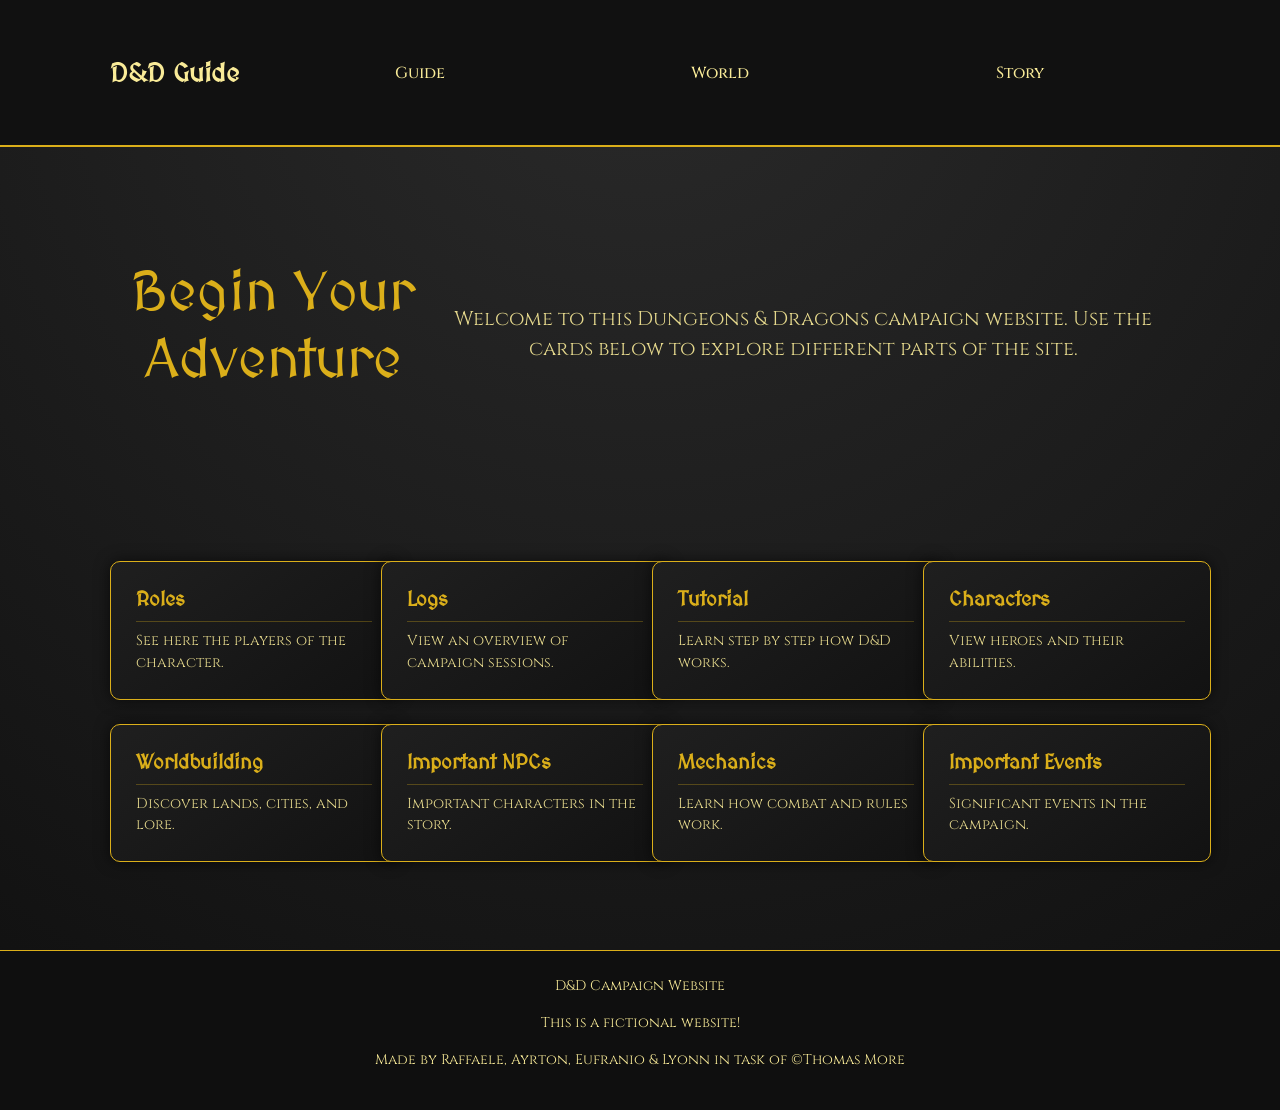
<file: index.html>
<!DOCTYPE html>
<html lang="en">
<head>

    <meta charset="UTF-8">
    <meta content="width=device-width, initial-scale=1.0" name="viewport">

    <title>D&D Campaign Website</title>

    <link href="common/css/bootstrap.min.css" rel="stylesheet">
    <link href="https://fonts.googleapis.com/css2?family=Cinzel:wght@400;600&family=MedievalSharp&display=swap"
          rel="stylesheet">
    <link href="common/css/main.css" rel="stylesheet">

</head>

<body>

<nav class="navbar dnd-navbar">

    <div class="container">

        <a class="navbar-brand" href="index.html">D&D Guide</a>

        <div class="navbar-menu">

            <div class="nav-item">
                <a class="nav-link">Guide</a>
                <div class="popover-menu">
                    <a href="Ayrton/student2page1.html">Tutorial</a>
                    <a href="mechanics.html">Mechanics</a>
                </div>
            </div>

            <div class="nav-item">
                <a class="nav-link">World</a>
                <div class="popover-menu">
                    <a href="worldbuilding.html">Worldbuilding</a>
                    <a href="events.html">Important Events</a>
                    <a href="npcs.html">Important NPCs</a>
                </div>
            </div>

            <div class="nav-item">
                <a class="nav-link">Story</a>
                <div class="popover-menu">
                    <a href="Ayrton/student2page2.html">Characters</a>
                    <a href="rolls.html">Rolls</a>
                    <a href="log.html">Log</a>
                </div>
            </div>

        </div>

    </div>

</nav>

<!-- Hero -->

<section class="text-center">

    <div class="container">

        <h1 class="display-4">Begin Your Adventure</h1>

        <p class="lead">
            Welcome to this Dungeons & Dragons campaign website.
            Use the cards below to explore different parts of the site.
        </p>

    </div>

</section>

<div class="container pb-5">

    <div class="row g-4">

        <div class="col-md-6 col-lg-3">

            <a class="card-link" href="/DND_Project/2025-2026-Fullstack-FE-ITF-403/Eufrânio/student3page2.html">

                <div class="card h-100">

                    <div class="card-body">

                        <h5 class="card-title">Roles</h5>

                        <p class="card-text">
                            See here the players of the character.
                        </p>

                    </div>

                </div>

            </a>

        </div>


        <div class="col-md-6 col-lg-3">

            <a class="card-link" href="/DND_Project/2025-2026-Fullstack-FE-ITF-403/Eufrânio/student3page1.html">

                <div class="card h-100">

                    <div class="card-body">

                        <h5 class="card-title">Logs</h5>

                        <p class="card-text">
                            View an overview of campaign sessions.
                        </p>

                    </div>

                </div>

            </a>

        </div>


        <div class="col-md-6 col-lg-3">

            <a class="card-link" href="Ayrton/student2page1.html">

                <div class="card h-100">

                    <div class="card-body">

                        <h5 class="card-title">Tutorial</h5>

                        <p class="card-text">
                            Learn step by step how D&D works.
                        </p>

                    </div>

                </div>

            </a>

        </div>


        <div class="col-md-6 col-lg-3">

            <a class="card-link" href="Ayrton/student2page2.html">

                <div class="card h-100">

                    <div class="card-body">

                        <h5 class="card-title">Characters</h5>

                        <p class="card-text">
                            View heroes and their abilities.
                        </p>

                    </div>

                </div>

            </a>

        </div>


        <div class="col-md-6 col-lg-3">

            <a class="card-link" href="worldbuilding.html">

                <div class="card h-100">

                    <div class="card-body">

                        <h5 class="card-title">Worldbuilding</h5>

                        <p class="card-text">
                            Discover lands, cities, and lore.
                        </p>

                    </div>

                </div>

            </a>

        </div>


        <div class="col-md-6 col-lg-3">

            <a class="card-link" href="npcs.html">

                <div class="card h-100">

                    <div class="card-body">

                        <h5 class="card-title">Important NPCs</h5>

                        <p class="card-text">
                            Important characters in the story.
                        </p>

                    </div>

                </div>

            </a>

        </div>


        <div class="col-md-6 col-lg-3">

            <a class="card-link" href="mechanics.html">

                <div class="card h-100">

                    <div class="card-body">

                        <h5 class="card-title">Mechanics</h5>

                        <p class="card-text">
                            Learn how combat and rules work.
                        </p>

                    </div>

                </div>

            </a>

        </div>


        <div class="col-md-6 col-lg-3">

            <a class="card-link" href="events.html">

                <div class="card h-100">

                    <div class="card-body">

                        <h5 class="card-title">Important Events</h5>

                        <p class="card-text">
                            Significant events in the campaign.
                        </p>

                    </div>

                </div>

            </a>

        </div>


    </div>

</div>


<!-- Footer -->

<footer class="text-center py-4">

    <p>D&D Campaign Website</p>
    <p>This is a fictional website!</p>
    <p>Made by Raffaele, Ayrton, Eufranio & Lyonn in task of &copy;<a href="https://www.thomasmore.be/">Thomas More</a>
    </p>

</footer>


</body>
</html>
</file>
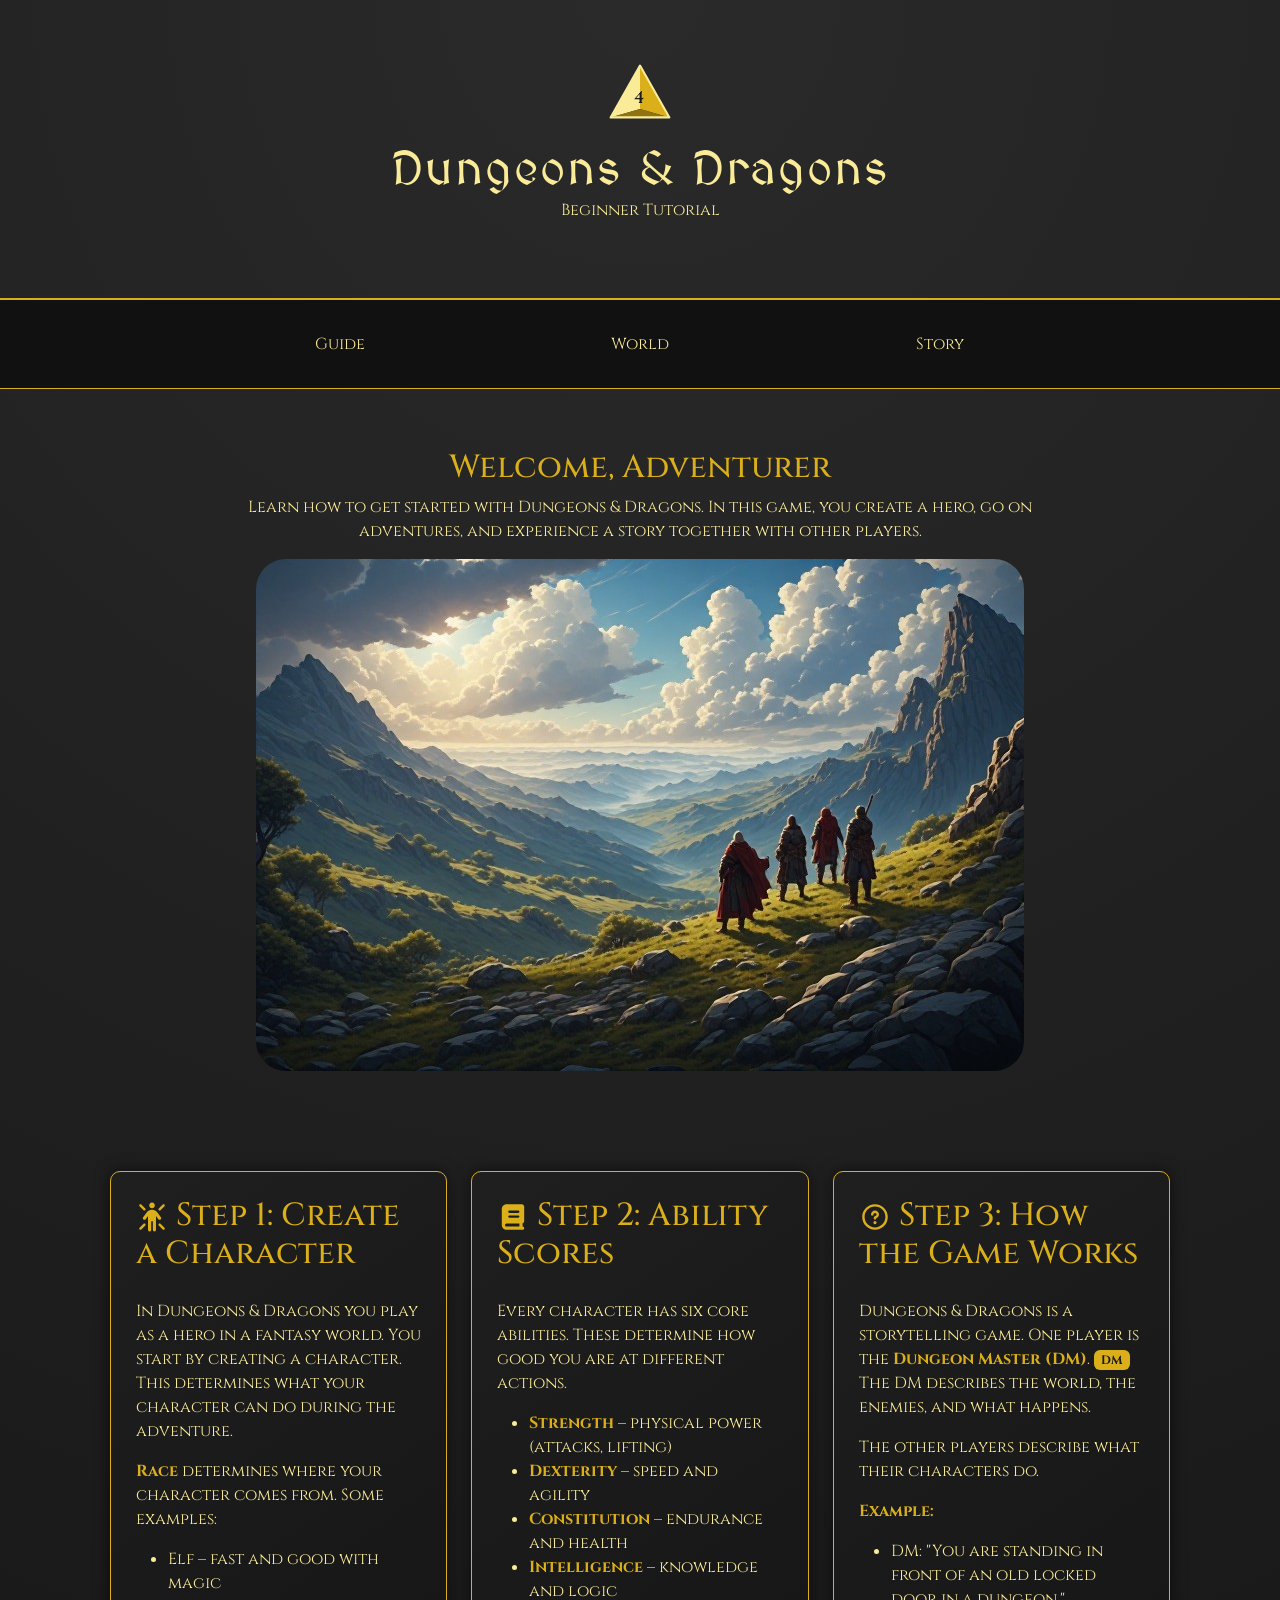
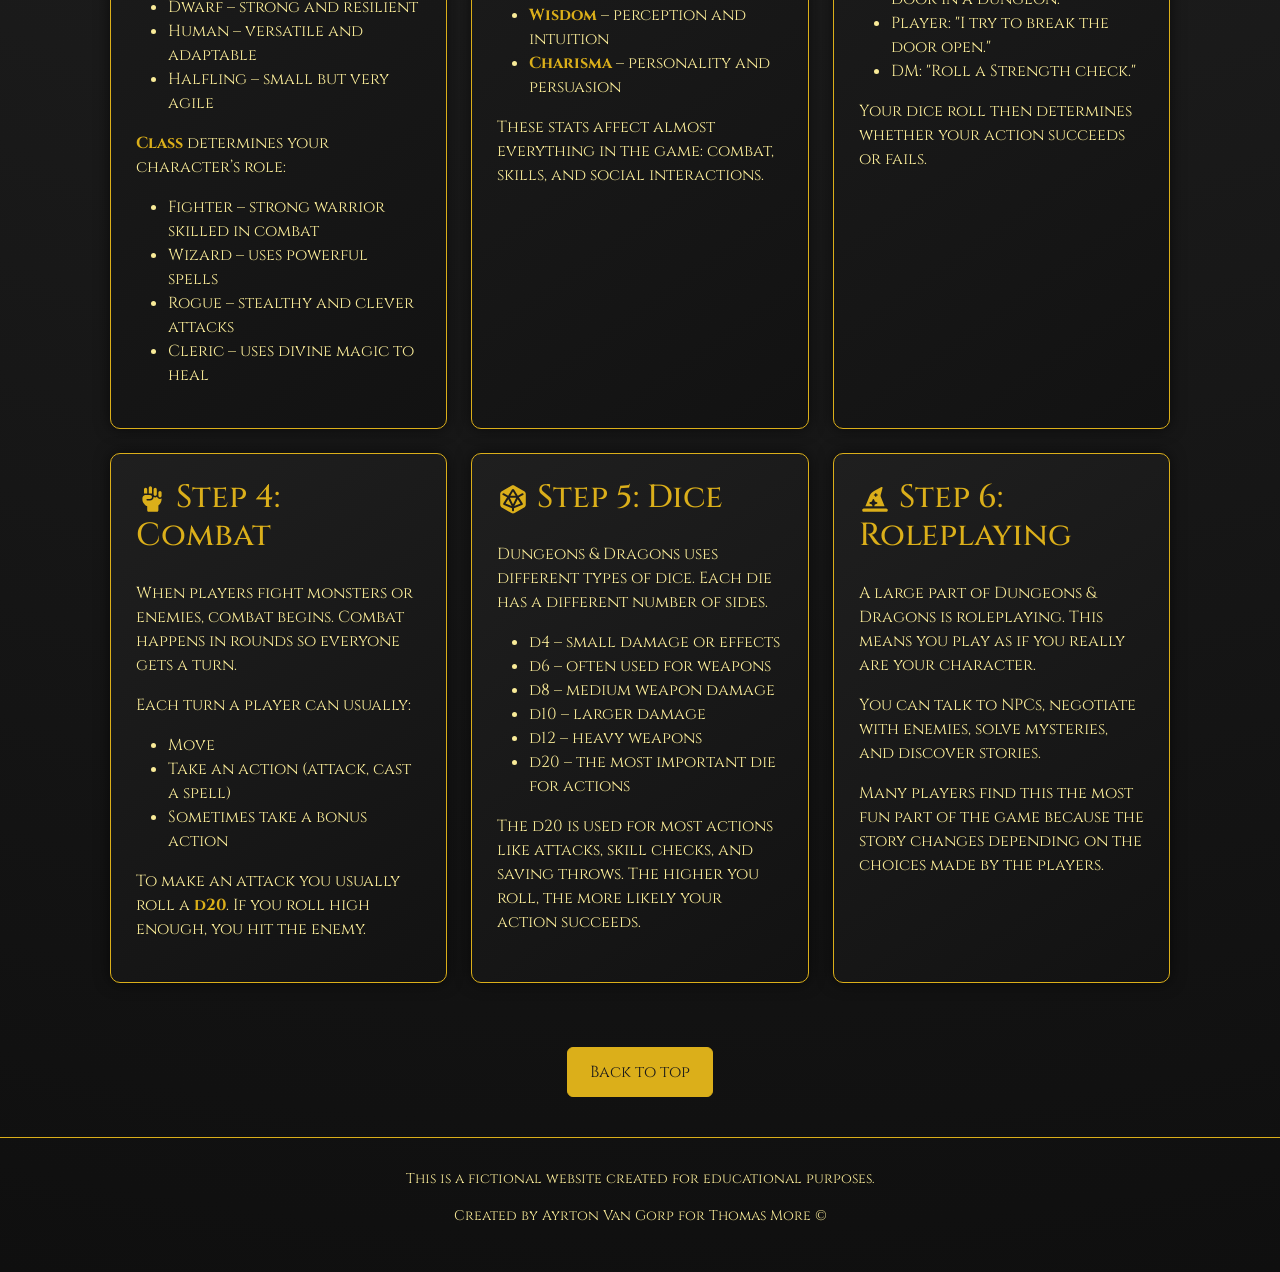
<file: Ayrton/student2page1.html>
<!doctype html>
<!-- Name: Ayrton Van Gorp
     Class: 1ITF04
     R-number: r1056967
-->

<html lang="en">

<head>
    <meta charset="UTF-8">
    <meta name="viewport" content="width=device-width, initial-scale=1.0">

    <meta name="author" content="Ayrton Van Gorp">
    <meta name="description" content="A beginner tutorial explaining the basics of Dungeons & Dragons.">

    <title>D&D Tutorial</title>

    <!-- Google Fonts -->
    <link href="https://fonts.googleapis.com/css2?family=Cinzel:wght@400;600&family=MedievalSharp&display=swap"
          rel="stylesheet">

    <!-- Bootstrap -->
    <link href="../common/css/bootstrap.min.css"
          rel="stylesheet">

    <!-- CSS Stylesheet -->
    <link rel="stylesheet" href="./css/student2.css">
</head>
<body id="top">
<header>
    <h1>
        <a href="../index.html" aria-label="Go to homepage">
            <svg
                    class="logo"
                    width="70"
                    height="70"
                    viewBox="0 0 100 100"
                    xmlns="http://www.w3.org/2000/svg"
                    aria-hidden="true"
            >
                <polygon
                        points="50,8 8,82 50,70"
                        fill="#f9eb98"
                />
                <polygon
                        points="50,8 92,82 50,70"
                        fill="#DBAF1A"
                />
                <polygon
                        points="8,82 92,82 50,70"
                        fill="#8f7310"
                />
                <polygon
                        points="50,8 92,82 8,82"
                        fill="none"
                        stroke="#f9eb98"
                        stroke-width="3"
                        stroke-linejoin="round"
                />
                <text
                        x="50"
                        y="62"
                        text-anchor="middle"
                        font-family="Cinzel, serif"
                        font-size="24"
                        font-weight="600"
                        fill="#1b1b1b"
                >
                    4
                </text>
            </svg>
            Dungeons & Dragons
        </a>
    </h1>
    <p>Beginner Tutorial</p>
</header>
<nav aria-label="Main navigation">
    <div class="navbar-menu">
        <div class="nav-item">
            <a class="nav-link"
               href="#"
               aria-haspopup="true"
               aria-expanded="false">
                Guide
            </a>
            <div class="popover-menu">
                <a href="student2page1.html">Tutorial</a>
                <a href="../lyonn/student4page1.html">Mechanics</a>
            </div>
        </div>
        <div class="nav-item">
            <a class="nav-link"
               href="#"
               aria-haspopup="true"
               aria-expanded="false">
                World
            </a>
            <div class="popover-menu">
                <a href="../Raffaele/student1page1.html">Worldbuilding</a>
                <a href="../lyonn/student4page2.html">Important Events</a>
                <a href="../Raffaele/student1page2.html">Important NPCs</a>
            </div>
        </div>
        <div class="nav-item">
            <a class="nav-link"
               href="#"
               aria-haspopup="true"
               aria-expanded="false">
                Story
            </a>
            <div class="popover-menu">
                <a href="student2page2.html">Characters</a>
                <a href="../Eufrânio/student3page2.html">Rolls</a>
                <a href="../Eufrânio/student3page1.html">Log</a>
            </div>
        </div>
    </div>
</nav>
<main>
    <section class="hero" id="intro">
        <h2>Welcome, Adventurer</h2>
        <p>
            Learn how to get started with Dungeons & Dragons.
            In this game, you create a hero, go on adventures,
            and experience a story together with other players.
        </p>
        <img src="Images/DnD_Epic_Horizon.jpg" alt="The Chaotic Four looking towards the horizon">
    </section>
    <section class="container" aria-label="Dungeons & Dragons tutorial steps">
        <div class="row g-4">
            <article class="col-12 col-md-6 col-lg-4">
                <div class="card h-100" id="character">
                    <div class="card-body">
                        <h2 class="card-title">
                            <svg xmlns="http://www.w3.org/2000/svg" height="32" width="32" viewBox="0 0 640 640">
                                <!--!Font Awesome Free v7.3.1 by @fontawesome - https://fontawesome.com License - https://fontawesome.com/license/free Copyright 2026 Fonticons, Inc.-->
                                <path fill="rgb(219, 175, 26)" d="M376.5 88C376.5 57.1 351.4 32 320.5 32C289.6 32 264.5 57.1 264.5 88C264.5 118.9 289.6 144 320.5 144C351.4 144 376.5 118.9 376.5 88zM400.5 300.7L446.8 363.1C457.3 377.3 477.4 380.3 491.6 369.7C505.8 359.1 508.8 339.1 498.2 324.9L427.7 229.9C402.5 196 362.8 176 320.5 176C278.2 176 238.5 196 213.3 229.9L142.8 324.9C132.3 339.1 135.2 359.1 149.4 369.7C163.6 380.3 183.6 377.3 194.2 363.1L240.5 300.7L240.5 576C240.5 593.7 254.8 608 272.5 608C290.2 608 304.5 593.7 304.5 576L304.5 416C304.5 407.2 311.7 400 320.5 400C329.3 400 336.5 407.2 336.5 416L336.5 576C336.5 593.7 350.8 608 368.5 608C386.2 608 400.5 593.7 400.5 576L400.5 300.7zM71.5 71C62.1 80.4 62.1 95.6 71.5 104.9L151.5 184.9C160.9 194.3 176.1 194.3 185.4 184.9C194.7 175.5 194.8 160.3 185.4 151L105.5 71C96.1 61.7 80.9 61.7 71.5 71zM535.5 71L455.5 151C446.1 160.4 446.1 175.6 455.5 184.9C464.9 194.2 480.1 194.3 489.4 184.9L569.4 104.9C578.8 95.5 578.8 80.3 569.4 71C560 61.7 544.8 61.6 535.5 71zM71.5 569C80.9 578.4 96.1 578.4 105.4 569L185.4 489C194.8 479.6 194.8 464.4 185.4 455.1C176 445.8 160.8 445.7 151.5 455.1L71.5 535.1C62.1 544.5 62.1 559.7 71.5 569zM535.5 569C544.9 578.4 560.1 578.4 569.4 569C578.7 559.6 578.8 544.4 569.4 535.1L489.4 455.1C480 445.7 464.8 445.7 455.5 455.1C446.2 464.5 446.1 479.7 455.5 489L535.5 569z"/></svg>
                            Step 1: Create a Character
                        </h2>
                        <p class="card-text">
                            In Dungeons & Dragons you play as a hero in a fantasy world.
                            You start by creating a character. This determines what your
                            character can do during the adventure.
                        </p>
                        <p>
                            <strong>Race</strong> determines where your character comes from.
                            Some examples:
                        </p>
                        <ul>
                            <li>Elf – fast and good with magic</li>
                            <li>Dwarf – strong and resilient</li>
                            <li>Human – versatile and adaptable</li>
                            <li>Halfling – small but very agile</li>
                        </ul>
                        <p>
                            <strong>Class</strong> determines your character’s role:
                        </p>
                        <ul>
                            <li>Fighter – strong warrior skilled in combat</li>
                            <li>Wizard – uses powerful spells</li>
                            <li>Rogue – stealthy and clever attacks</li>
                            <li>Cleric – uses divine magic to heal</li>
                        </ul>
                    </div>
                </div>
            </article>
            <article class="col-12 col-md-6 col-lg-4">
                <div class="card h-100" id="abilities">
                    <div class="card-body">
                        <h2 class="card-title">
                            <svg xmlns="http://www.w3.org/2000/svg" height="32" width="32" viewBox="0 0 640 640">
                                <!--!Font Awesome Free v7.3.1 by @fontawesome - https://fontawesome.com License - https://fontawesome.com/license/free Copyright 2026 Fonticons, Inc.-->
                                <path fill="rgb(219, 175, 26)" d="M480 576L192 576C139 576 96 533 96 480L96 160C96 107 139 64 192 64L496 64C522.5 64 544 85.5 544 112L544 400C544 420.9 530.6 438.7 512 445.3L512 512C529.7 512 544 526.3 544 544C544 561.7 529.7 576 512 576L480 576zM192 448C174.3 448 160 462.3 160 480C160 497.7 174.3 512 192 512L448 512L448 448L192 448zM224 216C224 229.3 234.7 240 248 240L424 240C437.3 240 448 229.3 448 216C448 202.7 437.3 192 424 192L248 192C234.7 192 224 202.7 224 216zM248 288C234.7 288 224 298.7 224 312C224 325.3 234.7 336 248 336L424 336C437.3 336 448 325.3 448 312C448 298.7 437.3 288 424 288L248 288z"/></svg>
                            Step 2: Ability Scores
                        </h2>
                        <p class="card-text">
                            Every character has six core abilities.
                            These determine how good you are at different actions.
                        </p>
                        <ul>
                            <li>
                                <strong>Strength</strong> – physical power
                                (attacks, lifting)
                            </li>
                            <li>
                                <strong>Dexterity</strong> – speed and agility
                            </li>
                            <li>
                                <strong>Constitution</strong> – endurance and health
                            </li>
                            <li>
                                <strong>Intelligence</strong> – knowledge and logic
                            </li>
                            <li>
                                <strong>Wisdom</strong> – perception and intuition
                            </li>
                            <li>
                                <strong>Charisma</strong> – personality and persuasion
                            </li>
                        </ul>
                        <p>
                            These stats affect almost everything in the game:
                            combat, skills, and social interactions.
                        </p>
                    </div>
                </div>
            </article>
            <article class="col-12 col-md-6 col-lg-4">
                <div class="card h-100" id="gameplay">
                    <div class="card-body">
                        <h2 class="card-title">
                            <svg xmlns="http://www.w3.org/2000/svg" height="32" width="32" viewBox="0 0 640 640">
                                <!--!Font Awesome Free v7.3.1 by @fontawesome - https://fontawesome.com License - https://fontawesome.com/license/free Copyright 2026 Fonticons, Inc.-->
                                <path fill="rgb(219, 175, 26)" d="M528 320C528 205.1 434.9 112 320 112C205.1 112 112 205.1 112 320C112 434.9 205.1 528 320 528C434.9 528 528 434.9 528 320zM64 320C64 178.6 178.6 64 320 64C461.4 64 576 178.6 576 320C576 461.4 461.4 576 320 576C178.6 576 64 461.4 64 320zM320 240C302.3 240 288 254.3 288 272C288 285.3 277.3 296 264 296C250.7 296 240 285.3 240 272C240 227.8 275.8 192 320 192C364.2 192 400 227.8 400 272C400 319.2 364 339.2 344 346.5L344 350.3C344 363.6 333.3 374.3 320 374.3C306.7 374.3 296 363.6 296 350.3L296 342.2C296 321.7 310.8 307 326.1 302C332.5 299.9 339.3 296.5 344.3 291.7C348.6 287.5 352 281.7 352 272.1C352 254.4 337.7 240.1 320 240.1zM288 432C288 414.3 302.3 400 320 400C337.7 400 352 414.3 352 432C352 449.7 337.7 464 320 464C302.3 464 288 449.7 288 432z"/></svg>
                            Step 3: How the Game Works
                        </h2>
                        <p class="card-text">
                            Dungeons & Dragons is a storytelling game.
                            One player is the
                            <strong>Dungeon Master (DM)</strong>.
                            <span class="badge">
                                DM
                            </span>
                            The DM describes the world, the enemies,
                            and what happens.
                        </p>
                        <p>
                            The other players describe what their characters do.
                        </p>
                        <p><strong>Example:</strong></p>
                        <ul>
                            <li>
                                DM: "You are standing in front of an old locked
                                door in a dungeon."
                            </li>
                            <li>
                                Player: "I try to break the door open."
                            </li>
                            <li>
                                DM: "Roll a Strength check."
                            </li>
                        </ul>
                        <p>
                            Your dice roll then determines whether your action
                            succeeds or fails.
                        </p>
                    </div>
                </div>
            </article>
            <article class="col-12 col-md-6 col-lg-4">
                <div class="card h-100" id="combat">
                    <div class="card-body">
                        <h2 class="card-title">
                            <svg xmlns="http://www.w3.org/2000/svg" height="32" width="32" viewBox="0 0 640 640">
                                <!--!Font Awesome Free v7.3.1 by @fontawesome - https://fontawesome.com License - https://fontawesome.com/license/free Copyright 2026 Fonticons, Inc.-->
                                <path fill="rgb(219, 175, 26)" d="M288 64C305.7 64 320 78.3 320 96L320 208L256 208L256 96C256 78.3 270.3 64 288 64zM160 128C160 110.3 174.3 96 192 96C209.7 96 224 110.3 224 128L224 208L160 208L160 128zM352 128C352 110.3 366.3 96 384 96C401.7 96 416 110.3 416 128L416 224C416 241.7 401.7 256 384 256C366.3 256 352 241.7 352 224L352 128zM448 192C448 174.3 462.3 160 480 160C497.7 160 512 174.3 512 192L512 256C512 273.7 497.7 288 480 288C462.3 288 448 273.7 448 256L448 192zM352 280L352 279.4C361.4 284.8 372.3 288 384 288C397.2 288 409.4 284 419.6 277.2C428.3 302.1 452.1 320 480 320C491.7 320 502.6 316.9 512 311.4L512 320C512 372.3 486.9 418.8 448 448L448 544C448 561.7 433.7 576 416 576L256 576C238.3 576 224 561.7 224 544L224 465.6C206.7 457.7 190.8 446.8 177.1 433.1L165.5 421.5C141.5 397.5 128 364.9 128 331L128 304C128 268.7 156.7 240 192 240L280 240C302.1 240 320 257.9 320 280C320 302.1 302.1 320 280 320L224 320C215.2 320 208 327.2 208 336C208 344.8 215.2 352 224 352L280 352C319.8 352 352 319.8 352 280z"/></svg>
                            Step 4: Combat
                        </h2>
                        <p class="card-text">
                            When players fight monsters or enemies,
                            combat begins. Combat happens in rounds
                            so everyone gets a turn.
                        </p>
                        <p>
                            Each turn a player can usually:
                        </p>
                        <ul>
                            <li>Move</li>
                            <li>Take an action (attack, cast a spell)</li>
                            <li>Sometimes take a bonus action</li>
                        </ul>
                        <p>
                            To make an attack you usually roll a
                            <strong>d20</strong>.
                            If you roll high enough, you hit the enemy.
                        </p>
                    </div>
                </div>
            </article>
            <article class="col-12 col-md-6 col-lg-4">
                <div class="card h-100" id="dice">
                    <div class="card-body">
                        <h2 class="card-title">
                            <svg xmlns="http://www.w3.org/2000/svg" height="32" width="32" viewBox="0 0 640 640">
                                <!--!Font Awesome Free v7.3.1 by @fontawesome - https://fontawesome.com License - https://fontawesome.com/license/free Copyright 2026 Fonticons, Inc.-->
                                <path fill="rgb(219, 175, 26)" d="M288.4 55.8C308 44.7 332 44.7 351.5 55.8L543.5 164.6C563.5 176 575.9 197.2 575.9 220.3L575.9 435.9C575.9 458.9 563.5 480.2 543.5 491.6L351.5 600.4C331.9 611.5 307.9 611.5 288.4 600.4L96.4 491.5C76.4 480.1 64 458.8 64 435.8L64 220.2C64 197.2 76.4 175.9 96.4 164.5L288.4 55.8zM340.4 129C331 113.8 309 113.8 299.6 129L223 252.7L137.6 206.4L133.8 204.8C124.9 202.1 115 205.9 110.4 214.4C105.8 222.9 108 233.3 115.1 239.2L118.4 241.5L201.8 286.7L127.2 407.3C119.3 420.2 125 437 139 442.4L300 504.3L300 544C300 555 309 564 320 564C331 564 340 555 340 544L340 504.3L501 442.4C515 437 520.7 420.2 512.8 407.4L438.1 286.8L521.5 241.6C531.2 236.3 534.8 224.2 529.6 214.5C524.4 204.8 512.2 201.2 502.5 206.4L417 252.7L340.4 129zM293.4 458.9L171.4 412L225.9 323.9L293.4 458.9zM468.6 412L346.6 458.9L414.1 323.9L468.6 412zM383.3 296L320 422.6L256.7 296L383.3 296zM372 256L267.9 256L319.9 172L371.9 256z"/></svg>
                            Step 5: Dice
                        </h2>
                        <p class="card-text">
                            Dungeons & Dragons uses different types of dice.
                            Each die has a different number of sides.
                        </p>
                        <ul>
                            <li>d4 – small damage or effects</li>
                            <li>d6 – often used for weapons</li>
                            <li>d8 – medium weapon damage</li>
                            <li>d10 – larger damage</li>
                            <li>d12 – heavy weapons</li>
                            <li>d20 – the most important die for actions</li>
                        </ul>
                        <p>
                            The d20 is used for most actions like attacks,
                            skill checks, and saving throws.
                            The higher you roll, the more likely your
                            action succeeds.
                        </p>
                    </div>
                </div>
            </article>
            <article class="col-12 col-md-6 col-lg-4">
                <div class="card h-100" id="roleplay">
                    <div class="card-body">
                        <h2 class="card-title">
                            <svg xmlns="http://www.w3.org/2000/svg" height="32" width="32" viewBox="0 0 640 640">
                                <!--!Font Awesome Free v7.3.1 by @fontawesome - https://fontawesome.com License - https://fontawesome.com/license/free Copyright 2026 Fonticons, Inc.-->
                                <path fill="rgb(219, 175, 26)" d="M128 464L213.7 255.8C230.7 214.5 261.5 180.5 300.9 159.5L447.8 81.2C460.1 74.6 474.3 85.9 470.8 99.4L433.6 241.8C432.5 245.9 432 250.1 432 254.4C432 260.7 433.2 267 435.6 272.9L512 464L304.9 464L316.7 428.6L357.1 415.1C363.6 412.9 368 406.8 368 399.9C368 393 363.6 386.9 357.1 384.7L316.7 371.2L303.2 330.8C301 324.4 294.9 320 288 320C281.1 320 275 324.4 272.8 330.9L259.3 371.3L218.9 384.8C212.4 387 208 393.1 208 400C208 406.9 212.4 413 218.9 415.2L259.3 428.7L271.1 464.1L128 464.1zM343.6 205.5C342.5 202.2 339.5 200 336 200C332.5 200 329.5 202.2 328.4 205.5L321.7 225.7L301.5 232.4C298.2 233.5 296 236.5 296 240C296 243.5 298.2 246.5 301.5 247.6L321.7 254.3L328.4 274.5C329.5 277.8 332.5 280 336 280C339.5 280 342.5 277.8 343.6 274.5L350.3 254.3L370.5 247.6C373.8 246.5 376 243.5 376 240C376 236.5 373.8 233.5 370.5 232.4L350.3 225.7L343.6 205.5zM96 512L544 512C561.7 512 576 526.3 576 544C576 561.7 561.7 576 544 576L96 576C78.3 576 64 561.7 64 544C64 526.3 78.3 512 96 512z"/></svg>
                            Step 6: Roleplaying
                        </h2>
                        <p class="card-text">
                            A large part of Dungeons & Dragons is roleplaying.
                            This means you play as if you really are your character.
                        </p>
                        <p>
                            You can talk to NPCs, negotiate with enemies,
                            solve mysteries, and discover stories.
                        </p>
                        <p>
                            Many players find this the most fun part of the game
                            because the story changes depending on the choices
                            made by the players.
                        </p>
                    </div>
                </div>
            </article>
        </div>
    </section>
    <div class="text-center mt-4 mb-4">
        <a href="#top" class="btn">
            Back to top
        </a>
    </div>
</main>
<footer>
    <p>
        This is a fictional website created for educational purposes.
    </p>
    <p>
        Created by Ayrton Van Gorp for
        <a href="https://www.thomasmore.be/">
            Thomas More
        </a>
        &copy;
    </p>
</footer>
</body>
</html>
</file>
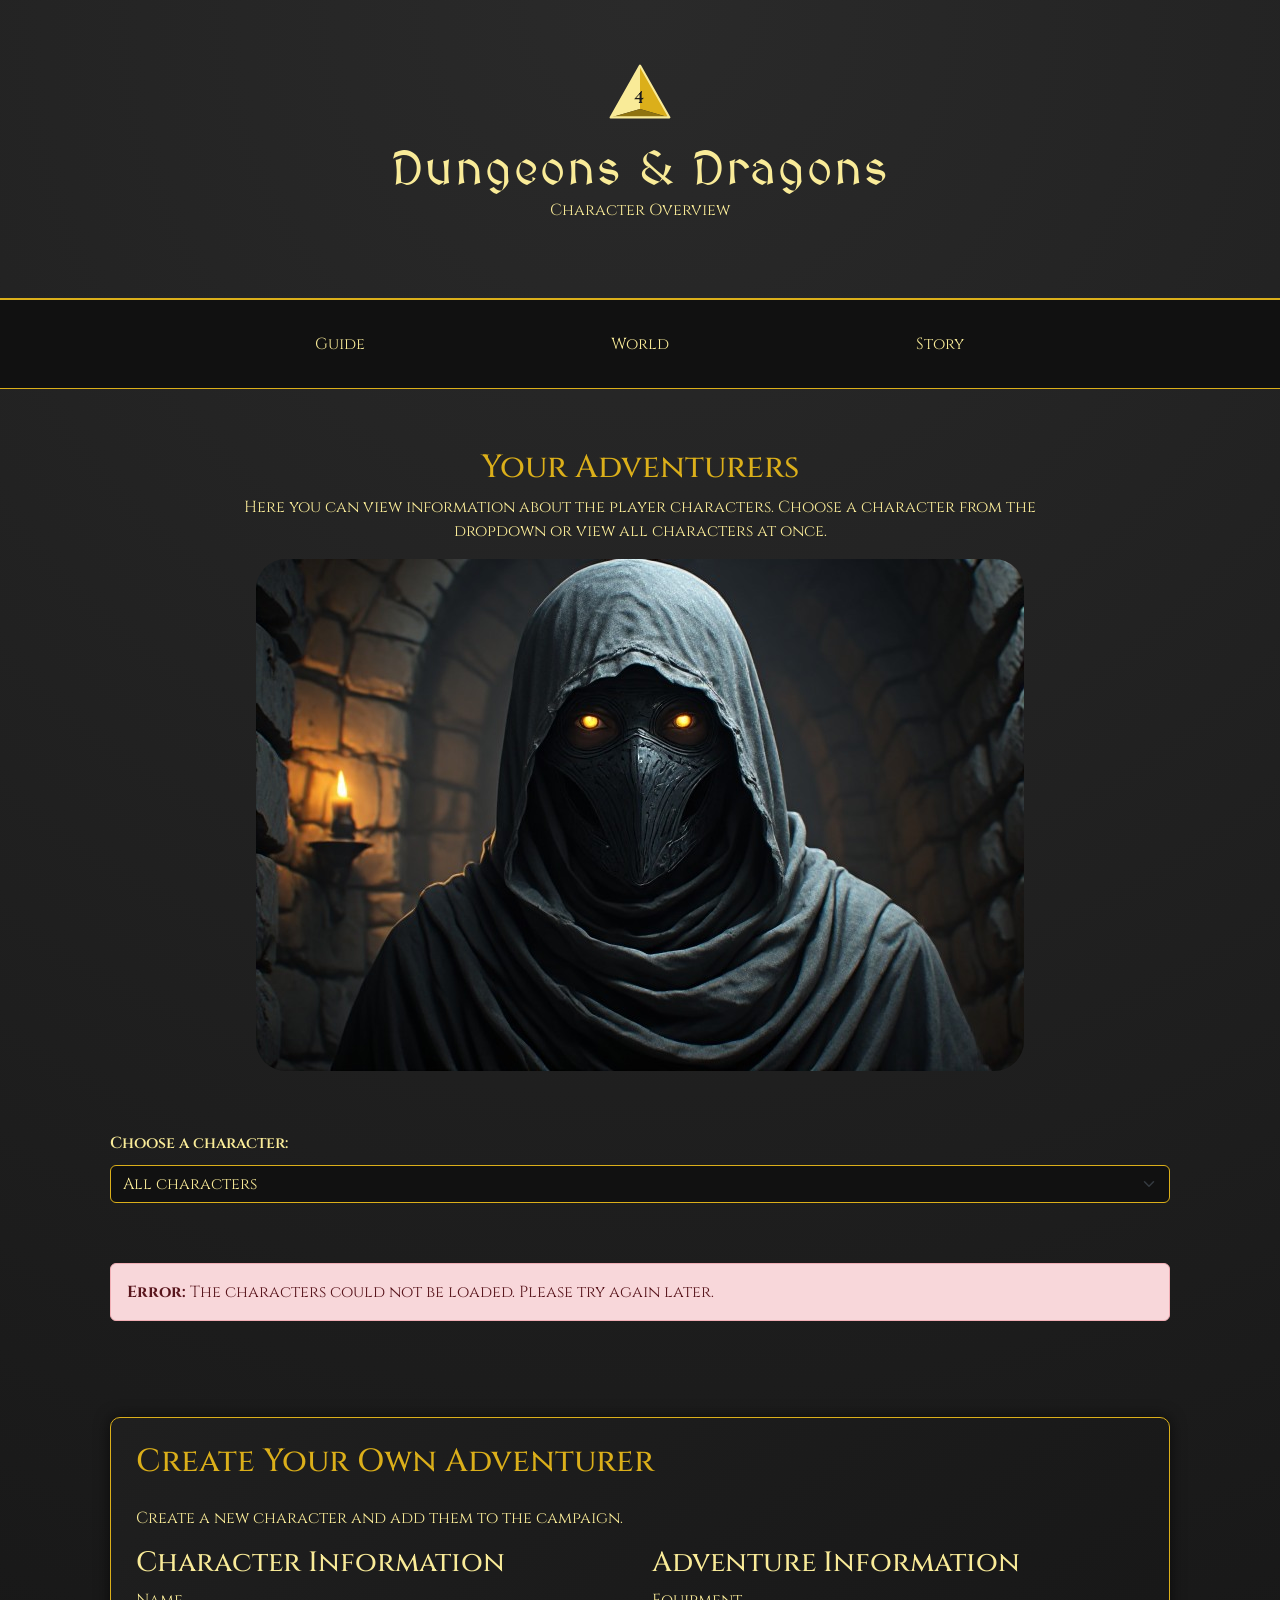
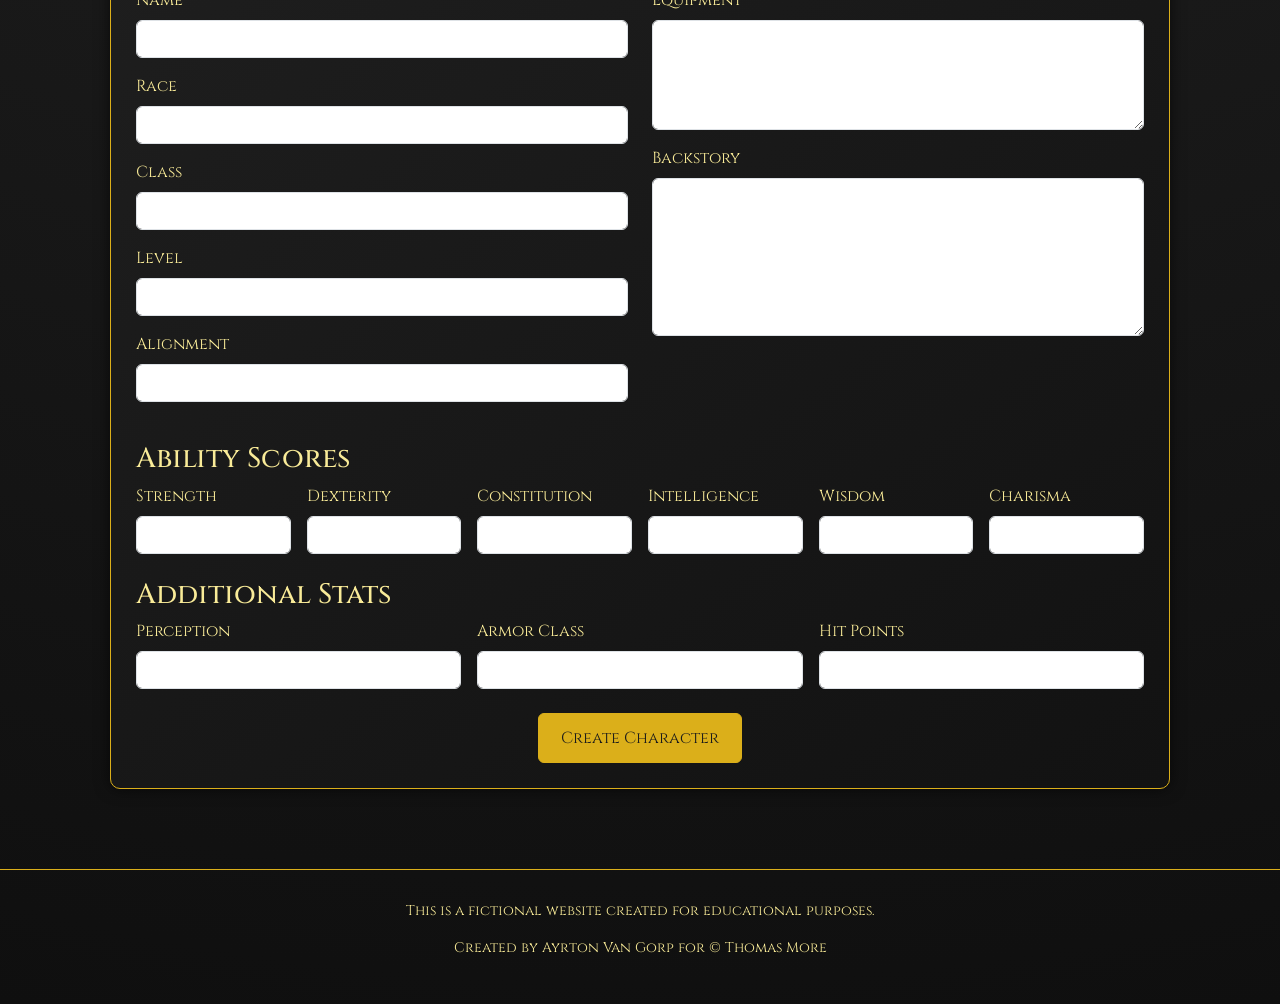
<file: Ayrton/student2page2.html>
<!doctype html>
<!-- Name: Ayrton Van Gorp
    Class: 1ITF04
    R-number: r1056967
-->

<html lang="en">

<head>
    <meta charset="UTF-8">
    <meta name="viewport" content="width=device-width, initial-scale=1.0">
    <meta name="author" content="Ayrton Van Gorp">
    <meta name="description" content="Information about the player characters in the Dungeons & Dragons campaign">

    <title>The Chaotic Four Party</title>

    <!-- Google Fonts -->
    <link href="https://fonts.googleapis.com/css2?family=Cinzel:wght@400;600&family=MedievalSharp&display=swap"
          rel="stylesheet">

    <!-- Bootstrap -->
    <link href="../common/css/bootstrap.min.css"
          rel="stylesheet">

    <!-- CSS Stylesheet -->
    <link rel="stylesheet" href="./css/student2.css">
</head>
<body>
<header>
    <h1>
        <a href="../index.html" aria-label="Go to homepage">
            <svg
                    class="logo"
                    width="70"
                    height="70"
                    viewBox="0 0 100 100"
                    xmlns="http://www.w3.org/2000/svg"
                    aria-hidden="true"
            >
                <polygon
                        points="50,8 8,82 50,70"
                        fill="#f9eb98"
                />
                <polygon
                        points="50,8 92,82 50,70"
                        fill="#DBAF1A"
                />
                <polygon
                        points="8,82 92,82 50,70"
                        fill="#8f7310"
                />
                <polygon
                        points="50,8 92,82 8,82"
                        fill="none"
                        stroke="#f9eb98"
                        stroke-width="3"
                        stroke-linejoin="round"
                />
                <text
                        x="50"
                        y="62"
                        text-anchor="middle"
                        font-family="Cinzel, serif"
                        font-size="24"
                        font-weight="600"
                        fill="#1b1b1b"
                >
                    4
                </text>
            </svg>
            Dungeons & Dragons
        </a>
    </h1>
    <p>Character Overview</p>
</header>
<nav aria-label="Main navigation">
    <div class="navbar-menu">
        <div class="nav-item">
            <a class="nav-link">Guide</a>
            <div class="popover-menu">
                <a href="student2page1.html">Tutorial</a>
                <a href="../lyonn/student4page1.html">Mechanics</a>
            </div>
        </div>
        <div class="nav-item">
            <a class="nav-link">World</a>
            <div class="popover-menu">
                <a href="../Raffaele/student1page1.html">Worldbuilding</a>
                <a href="../lyonn/student4page2.html">Important Events</a>
                <a href="../Raffaele/student1page2.html">Important NPCs</a>
            </div>
        </div>
        <div class="nav-item">
            <a class="nav-link">Story</a>
            <div class="popover-menu">
                <a href="student2page2.html">Characters</a>
                <a href="../Eufrânio/student3page2.html">Rolls</a>
                <a href="../Eufrânio/student3page1.html">Log</a>
            </div>
        </div>
    </div>
</nav>
<main>
    <section class="hero">
        <h2>Your Adventurers</h2>
        <p>
            Here you can view information about the player characters.
            Choose a character from the dropdown or view all characters at once.
        </p>
        <img
                src="Images/Cloaked_Figure.jpg"
                alt="Hooded Figure standing in a dungeon"
        >
    </section>

    <!-- Character selector -->
    <section
            class="character-selector container"
            aria-label="Character selection"
    >
        <label for="character-select">
            Choose a character:
        </label>
        <select
                id="character-select"
                class="form-select"
        >
            <option value="all">
                All characters
            </option>
        </select>
    </section>

    <!-- Characters loaded by JavaScript -->
    <section
            class="container"
            id="characters"
            aria-label="Player characters"
    >
    </section>

    <!-- Create character -->
    <section
            class="container"
            aria-labelledby="create-character-title"
    >
        <div class="card">
            <div class="card-body">
                <h2 id="create-character-title">
                    Create Your Own Adventurer
                </h2>
                <p>
                    Create a new character and add them to the campaign.
                </p>
                <form id="character-form">
                    <div class="row g-4">
                        <div class="col-12 col-lg-6">
                            <h3>Character Information</h3>
                            <div class="mb-3">
                                <label
                                        for="character-name"
                                        class="form-label"
                                >
                                    Name
                                </label>
                                <input
                                        type="text"
                                        id="character-name"
                                        name="name"
                                        class="form-control"
                                        required
                                >
                            </div>
                            <div class="mb-3">
                                <label
                                        for="character-race"
                                        class="form-label"
                                >
                                    Race
                                </label>
                                <input
                                        type="text"
                                        id="character-race"
                                        name="race"
                                        class="form-control"
                                        required
                                >
                            </div>
                            <div class="mb-3">
                                <label
                                        for="character-class"
                                        class="form-label"
                                >
                                    Class
                                </label>
                                <input
                                        type="text"
                                        id="character-class"
                                        name="class"
                                        class="form-control"
                                        required
                                >
                            </div>
                            <div class="mb-3">
                                <label
                                        for="character-level"
                                        class="form-label"
                                >
                                    Level
                                </label>
                                <input
                                        type="number"
                                        id="character-level"
                                        name="level"
                                        class="form-control"
                                        min="1"
                                        required
                                >
                            </div>
                            <div class="mb-3">
                                <label
                                        for="character-alignment"
                                        class="form-label"
                                >
                                    Alignment
                                </label>
                                <input
                                        type="text"
                                        id="character-alignment"
                                        name="alignment"
                                        class="form-control"
                                >
                            </div>
                        </div>
                        <div class="col-12 col-lg-6">
                            <h3>Adventure Information</h3>
                            <div class="mb-3">
                                <label
                                        for="character-equipment"
                                        class="form-label"
                                >
                                    Equipment
                                </label>
                                <textarea
                                        id="character-equipment"
                                        name="equipment"
                                        class="form-control"
                                        rows="4"
                                ></textarea>
                            </div>
                            <div class="mb-3">
                                <label
                                        for="character-backstory"
                                        class="form-label"
                                >
                                    Backstory
                                </label>
                                <textarea
                                        id="character-backstory"
                                        name="backstory"
                                        class="form-control"
                                        rows="6"
                                ></textarea>
                            </div>
                        </div>
                        <div class="col-12">
                            <h3>Ability Scores</h3>
                            <div class="row g-3">
                                <div class="col-6 col-md-4 col-lg-2">
                                    <label
                                            for="strength"
                                            class="form-label"
                                    >
                                        Strength
                                    </label>
                                    <input
                                            type="number"
                                            id="strength"
                                            name="strength"
                                            class="form-control"
                                            min="1"
                                            required
                                    >
                                </div>
                                <div class="col-6 col-md-4 col-lg-2">
                                    <label
                                            for="dexterity"
                                            class="form-label"
                                    >
                                        Dexterity
                                    </label>
                                    <input
                                            type="number"
                                            id="dexterity"
                                            name="dexterity"
                                            class="form-control"
                                            min="1"
                                            required
                                    >
                                </div>
                                <div class="col-6 col-md-4 col-lg-2">
                                    <label
                                            for="constitution"
                                            class="form-label"
                                    >
                                        Constitution
                                    </label>
                                    <input
                                            type="number"
                                            id="constitution"
                                            name="constitution"
                                            class="form-control"
                                            min="1"
                                            required
                                    >
                                </div>
                                <div class="col-6 col-md-4 col-lg-2">
                                    <label
                                            for="intelligence"
                                            class="form-label"
                                    >
                                        Intelligence
                                    </label>
                                    <input
                                            type="number"
                                            id="intelligence"
                                            name="intelligence"
                                            class="form-control"
                                            min="1"
                                            required
                                    >
                                </div>
                                <div class="col-6 col-md-4 col-lg-2">
                                    <label
                                            for="wisdom"
                                            class="form-label"
                                    >
                                        Wisdom
                                    </label>
                                    <input
                                            type="number"
                                            id="wisdom"
                                            name="wisdom"
                                            class="form-control"
                                            min="1"
                                            required
                                    >
                                </div>
                                <div class="col-6 col-md-4 col-lg-2">
                                    <label
                                            for="charisma"
                                            class="form-label"
                                    >
                                        Charisma
                                    </label>
                                    <input
                                            type="number"
                                            id="charisma"
                                            name="charisma"
                                            class="form-control"
                                            min="1"
                                            required
                                    >
                                </div>
                            </div>
                        </div>
                        <div class="col-12">
                            <h3>Additional Stats</h3>
                            <div class="row g-3">
                                <div class="col-12 col-md-4">
                                    <label
                                            for="perception"
                                            class="form-label"
                                    >
                                        Perception
                                    </label>
                                    <input
                                            type="number"
                                            id="perception"
                                            name="perception"
                                            class="form-control"
                                            min="1"
                                            required
                                    >
                                </div>
                                <div class="col-12 col-md-4">
                                    <label
                                            for="armor-class"
                                            class="form-label"
                                    >
                                        Armor Class
                                    </label>
                                    <input
                                            type="number"
                                            id="armor-class"
                                            name="armor_class"
                                            class="form-control"
                                            min="1"
                                            required
                                    >
                                </div>
                                <div class="col-12 col-md-4">
                                    <label
                                            for="hit-points"
                                            class="form-label"
                                    >
                                        Hit Points
                                    </label>
                                    <input
                                            type="number"
                                            id="hit-points"
                                            name="hit_points"
                                            class="form-control"
                                            min="1"
                                            required
                                    >
                                </div>
                            </div>
                        </div>
                        <div class="col-12 text-center">
                            <button
                                    type="submit"
                                    class="btn"
                            >
                                Create Character
                            </button>
                        </div>
                    </div>
                </form>
            </div>
        </div>
    </section>
</main>
<footer>
    <p>
        This is a fictional website created for educational purposes.
    </p>
    <p>
        Created by Ayrton Van Gorp for
        &copy;
        <a href="https://www.thomasmore.be/">
            Thomas More
        </a>
    </p>
</footer>

<!-- Bootstrap JavaScript -->
<script src="../common/js/bootstrap.bundle.min.js"></script>

<!-- Project JavaScript -->
<script src="./js/student2.js"></script>

</body>
</html>
</file>
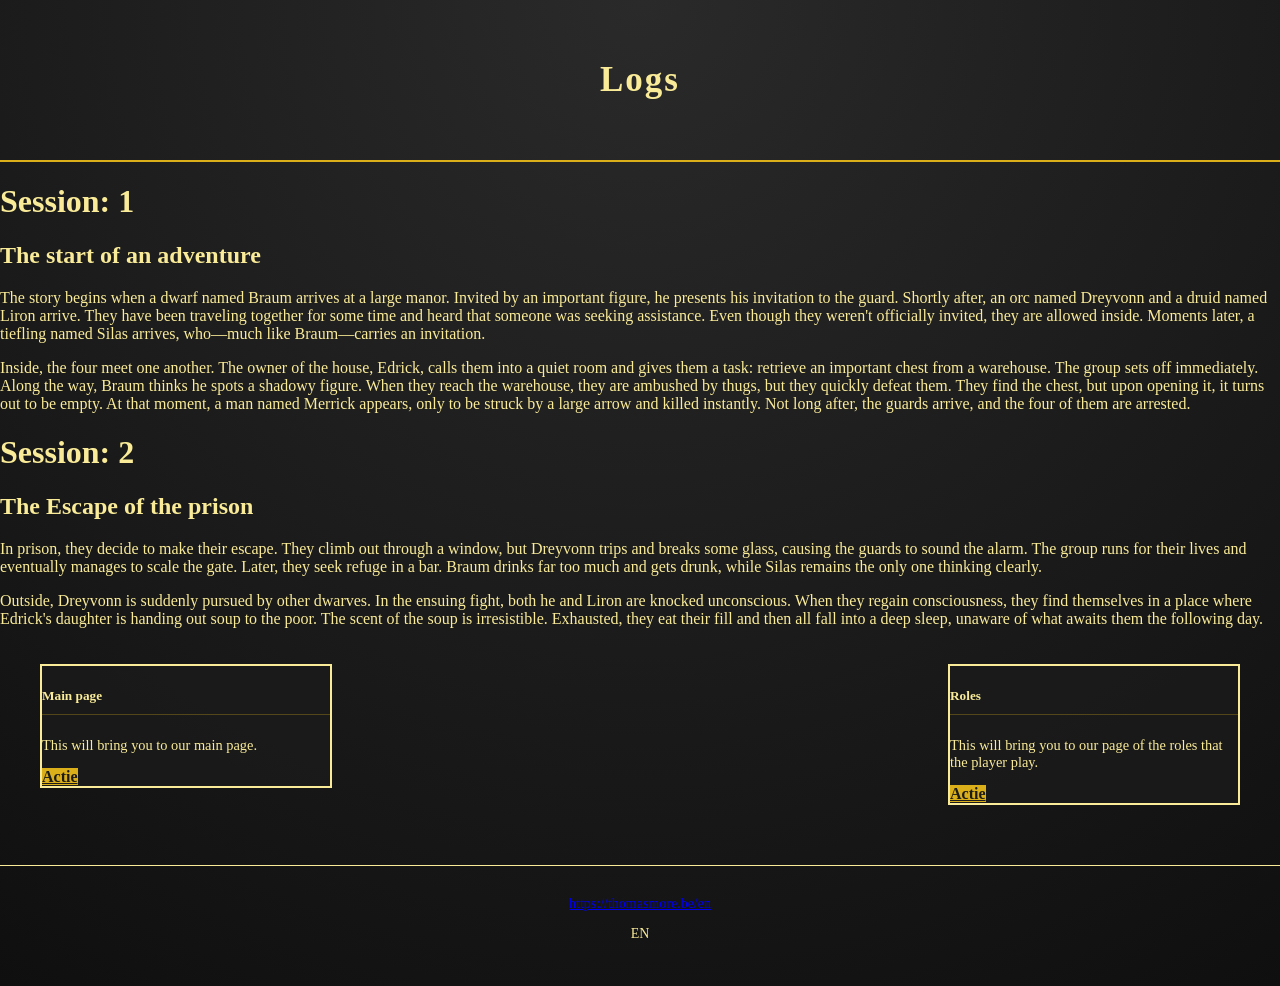
<file: Eufrânio/student3page1.html>
<!doctype html>
<!-- Eufranio Neto
    ITF04
    r1092154
     -->

<html lang="en">
<head>
    <meta charset="UTF-8"/>
    <title>Logs</title>
    <meta content="your name" name="author"/>
    <link href="css/student3.css" rel="stylesheet">
</head>
<body>
<header>
    <h1>Logs</h1>
</header>
<h1>Session: 1 </h1>
<h2>The start of an adventure</h2>
<p>
    The story begins when a dwarf named Braum arrives at a large manor. Invited by an important figure, he presents his
    invitation to the guard.
    Shortly after, an orc named Dreyvonn and a druid named Liron arrive. They have been traveling together for some time
    and heard that someone was seeking assistance.
    Even though they weren't officially invited, they are allowed inside. Moments later, a tiefling named Silas arrives,
    who—much like Braum—carries an invitation.</p>

<p>Inside, the four meet one another. The owner of the house, Edrick, calls them into a quiet room and gives them a
    task: retrieve an important chest from a warehouse. The group sets off immediately.
    Along the way, Braum thinks he spots a shadowy figure.
    When they reach the warehouse, they are ambushed by thugs, but they quickly defeat them.

    They find the chest, but upon opening it, it turns out to be empty. At that moment, a man named Merrick appears,
    only to be struck by a large arrow and killed instantly. Not long after, the guards arrive, and the four of them are
    arrested.</p>

<h1>Session: 2</h1>
<h2>The Escape of the prison</h2>
<p>In prison, they decide to make their escape. They climb out through a window, but Dreyvonn trips and breaks some
    glass, causing the guards to sound the alarm.
    The group runs for their lives and eventually manages to scale the gate. Later, they seek refuge in a bar. Braum
    drinks far too much and gets drunk, while Silas remains the only one thinking clearly.</p>

<p>Outside, Dreyvonn is suddenly pursued by other dwarves. In the ensuing fight, both he and Liron are knocked
    unconscious. When they regain consciousness, they find themselves in a place where Edrick's daughter is handing
    out
    soup to the poor.
    The scent of the soup is irresistible. Exhausted, they eat their fill and then all fall into a deep sleep,
    unaware
    of what awaits them the following day.</p>

<div class="card-wrapper">
    <div class="card">
        <div class="card-body">
            <h5 class="card-title">Main page</h5>
            <p class="card-text">This will bring you to our main page.</p>
            <a class="btn btn-primary" href="/DND_Project/2025-2026-Fullstack-FE-ITF-403/index.html">Actie</a>
        </div>
    </div>

    <div class="card">
        <div class="card-body">
            <h5 class="card-title">Roles</h5>
            <p class="card-text">This will bring you to our page of the roles that the player play.</p>
            <a class="btn btn-primary" href="/DND_Project/2025-2026-Fullstack-FE-ITF-403/Eufrânio/student3page2.html">Actie</a>
        </div>
    </div>
</div>
<footer><a href="https://thomasmore.be/en">https://thomasmore.be/en</a>
    <p>EN</p></footer>
</body>
</html>
</file>
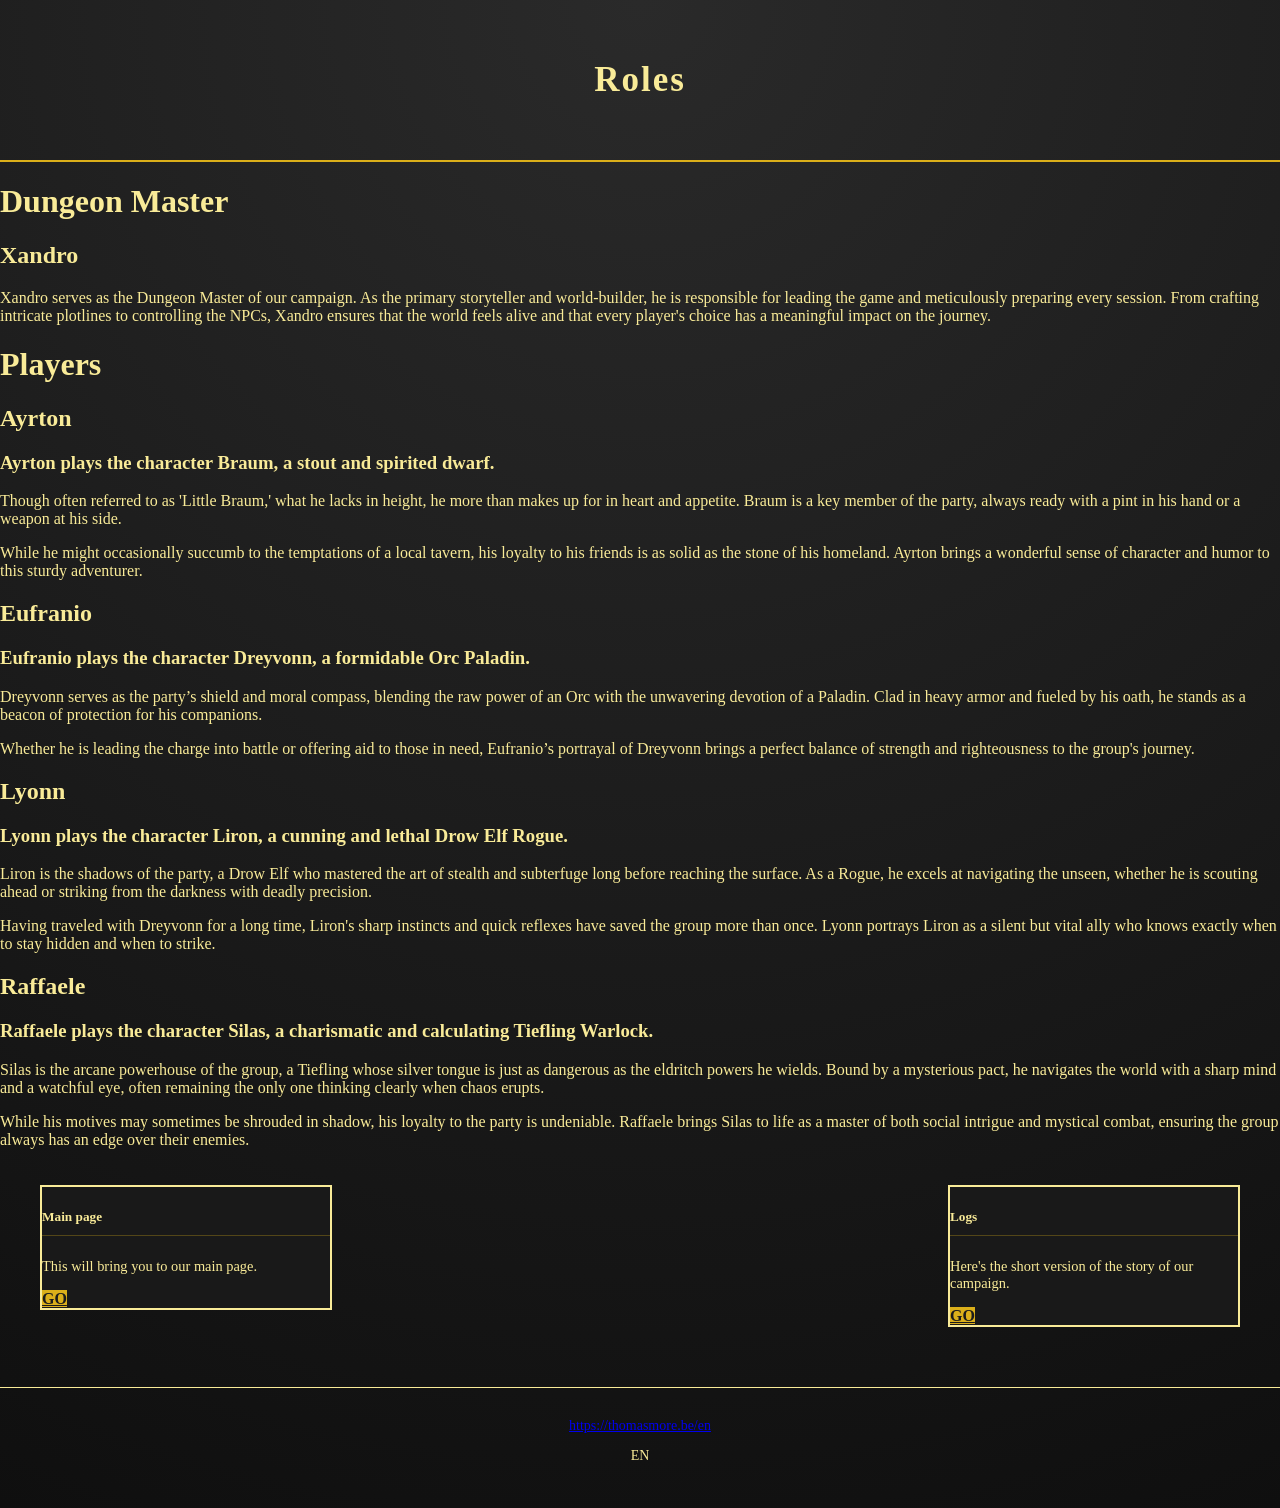
<file: Eufrânio/student3page2.html>
<!doctype html>
<!-- Eufranio Neto:
    ITF04:
    r1092154:
     -->

<html lang="en">
<head>
    <meta charset="UTF-8"/>
    <title>Rolls</title>
    <meta content="your name" name="author"/>
    <link href="css/student3.css" rel="stylesheet">
</head>
<body>
<header><h1>Roles</h1></header>
<h1>Dungeon Master</h1>
<h2>Xandro</h2>
<p>Xandro serves as the Dungeon Master of our campaign. As the primary storyteller and world-builder, he is responsible
    for leading the game and meticulously preparing every session.

    From crafting intricate plotlines to controlling the
    NPCs, Xandro ensures that the world feels alive and that every player's choice has a meaningful impact on the
    journey.</p>
<h1>Players</h1>
<h2>Ayrton</h2>
<h3>Ayrton plays the character Braum, a stout and spirited dwarf.</h3>
<p>Though often referred to as 'Little Braum,' what he lacks in height, he more than makes up for in heart and
    appetite. Braum is a key member of the party, always ready with a pint in his hand or a weapon at his side.</p>


<p>While he might occasionally succumb to the temptations of a local tavern, his loyalty to his friends is as solid as
    the stone
    of his homeland. Ayrton brings a wonderful sense of character and humor to this sturdy adventurer.</p>

<h2>Eufranio</h2>
<h3>Eufranio plays the character Dreyvonn, a formidable Orc Paladin.</h3>
<p>Dreyvonn serves as the party’s shield and moral compass, blending the raw power of an Orc with the unwavering
    devotion of a Paladin. Clad in heavy armor and fueled by his oath, he stands as a beacon of protection for his
    companions.</p>
<p>
    Whether he is leading the charge into battle or offering aid to those in need, Eufranio’s portrayal of
    Dreyvonn brings a perfect balance of strength and righteousness to the group's journey.</p>

<h2>Lyonn</h2>

<h3>Lyonn plays the character Liron, a cunning and lethal Drow Elf Rogue.</h3>
<p>Liron is the shadows of the party, a Drow Elf who mastered the art of stealth and subterfuge long before reaching
    the surface. As a Rogue, he excels at navigating the unseen, whether he is scouting ahead or striking from the
    darkness with deadly precision.</p>

<p>Having traveled with Dreyvonn for a long time, Liron's sharp instincts and quick reflexes have saved
    the group more than once. Lyonn portrays Liron as a silent but vital ally who knows exactly when to stay hidden and
    when
    to strike.</p>
<h2>Raffaele</h2>

<h3>Raffaele plays the character Silas, a charismatic and calculating Tiefling Warlock.</h3>
<p>Silas is the arcane powerhouse of the group, a Tiefling whose silver tongue is just as dangerous as the eldritch
    powers he wields.
    Bound by a mysterious pact, he navigates the world with a sharp mind and a watchful eye, often remaining the only
    one thinking clearly when chaos erupts.</p>

<p>While his motives may sometimes be shrouded in shadow, his loyalty to the party is undeniable.
    Raffaele brings Silas to life as a master of both social intrigue and mystical combat, ensuring the group always has
    an edge over their enemies.</p>
<div class="card-wrapper">
    <div class="card">
        <div class="card-body">
            <h5 class="card-title">Main page</h5>
            <p class="card-text">This will bring you to our main page.</p>
            <a class="btn btn-primary" href="/DND_Project/2025-2026-Fullstack-FE-ITF-403/index.html">GO</a>
        </div>
    </div>

    <div class="card">
        <div class="card-body">
            <h5 class="card-title">Logs</h5>
            <p class="card-text">Here's the short version of the story of our campaign.</p>
            <a class="btn btn-primary"
               href="/DND_Project/2025-2026-Fullstack-FE-ITF-403/Eufrânio/student3page1.html">GO</a>
        </div>
    </div>
</div>
<footer><a href="https://thomasmore.be/en">https://thomasmore.be/en</a>
    <p>EN</p></footer>
</body>
</html>
</file>
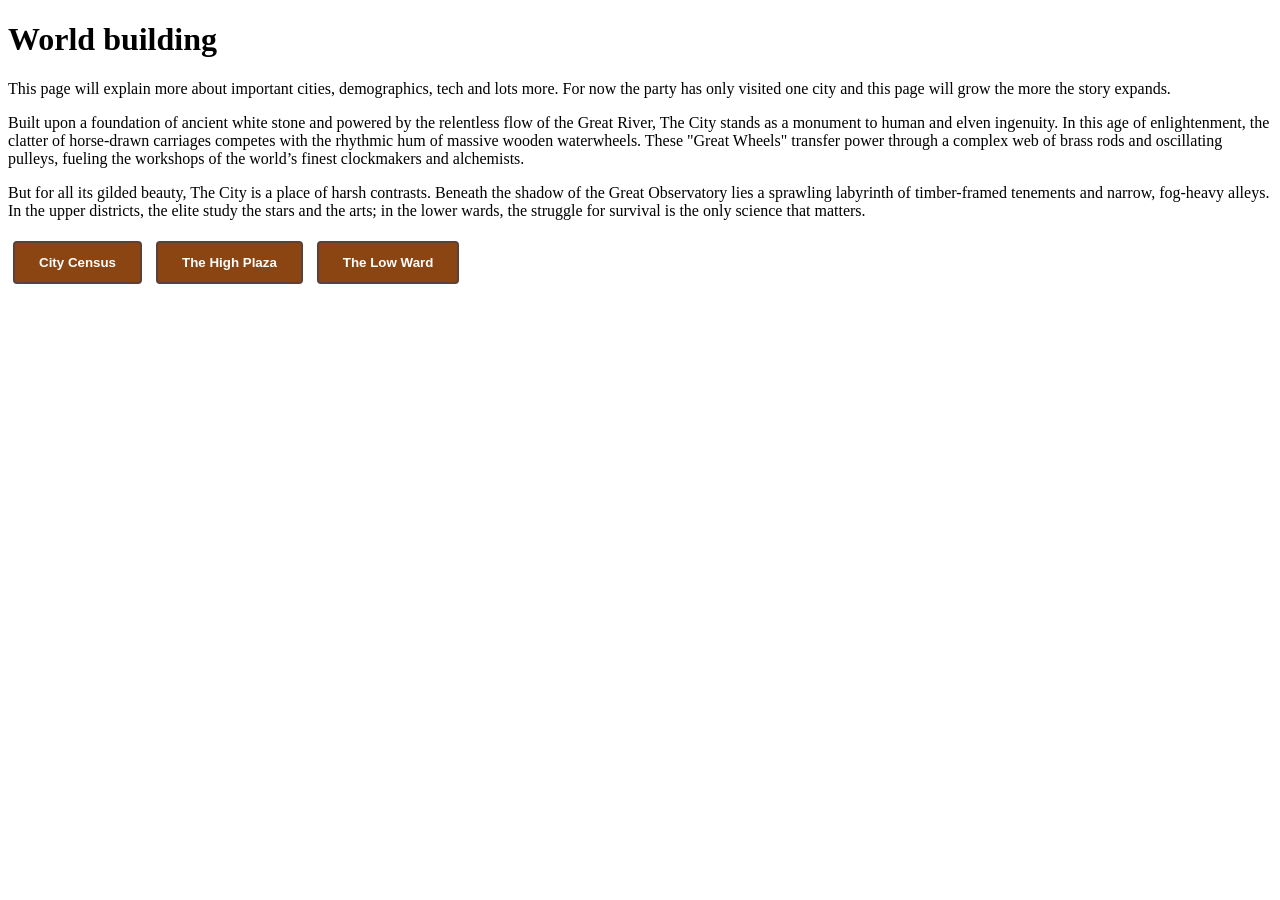
<file: Raffaele/student1page1.html>
<!doctype html>
<!-- Name:Raffaele Scarpa
    Class:1ITF4
    R-number:r1103449
     -->

<html lang="en">
<head>
    <meta charset="UTF-8"/>
    <title>World Building</title>
    <meta name="author" content="Raffaele Scarpa"/>
    <link rel="stylesheet" href="css/student1.css">

</head>
<body>
<h1>World building</h1>
<section>
    <p>This page will explain more about important cities, demographics, tech and lots more. For now the party has
        only visited one city and this page will grow the more the story expands.</p>
</section>

<section id="city">
    <p>Built upon a foundation of ancient white stone and powered by the relentless flow of the Great River, The City
        stands as a monument to human and elven ingenuity. In this age of enlightenment, the clatter of horse-drawn
        carriages competes with the rhythmic hum of massive wooden waterwheels. These "Great Wheels" transfer power
        through a complex web of brass rods and oscillating pulleys, fueling the workshops of the world’s finest
        clockmakers and alchemists.</p>

    <p>But for all its gilded beauty, The City is a place of harsh contrasts. Beneath the shadow of the Great
        Observatory lies a sprawling labyrinth of timber-framed tenements and narrow, fog-heavy alleys. In the upper
        districts, the elite study the stars and the arts; in the lower wards, the struggle for survival is the only
        science that matters.</p>
</section>

<div class="city-controls">
    <button class="open-modal dnd-btn" data-target="modal-census">City Census</button>
    <button class="open-modal dnd-btn" data-target="modal-high-plaza">The High Plaza</button>
    <button class="open-modal dnd-btn" data-target="modal-low-ward">The Low Ward</button>
</div>

<dialog id="modal-census" class="dnd-modal">
    <div class="modal-header">
        <h2>Official City Census</h2>
        <button class="close-modal">&times;</button>
    </div>
    <div class="modal-body">
        <p class="flavor-text">"By order of the High Council, a count of all souls within the walls."</p>

        <div class="stat-row">
            <span>Humans (50%)</span>
            <div class="progress-bg"><div class="progress-fill human-bar"></div></div>
        </div>
        <div class="stat-row">
            <span>Elves (20%)</span>
            <div class="progress-bg"><div class="progress-fill elf-bar"></div></div>
        </div>
        <div class="stat-row">
            <span>Other Races (30%)</span>
            <div class="progress-bg"><div class="progress-fill other-bar"></div></div>
        </div>
    </div>
    <button class="close-modal btn-secondary">Close Ledger</button>
</dialog>

<dialog id="modal-high-plaza" class="dnd-modal">
    <div class="modal-header">
        <h2>The High Plaza</h2>
        <button class="close-modal">&times;</button>
    </div>
    <div class="modal-body">
        <p class="flavor-text">"Where the marble meets the sky and the gears never grind."</p>
        <p>The crown jewel of <strong>The City</strong>. Home to the wealthy 10%, this district is built of white stone and polished brass. Here, the air is clean, and the streets are lit by alchemical lamps that never flicker.</p>
        <ul>
            <li><strong>Residents:</strong> Human Nobility & Elven Scholars</li>
            <li><strong>Security:</strong> High (Clockwork Sentinels)</li>
        </ul>
    </div>
    <button class="close-modal btn-secondary">Return to Street</button>
</dialog>

<dialog id="modal-low-ward" class="dnd-modal">
    <div class="modal-header">
        <h2>The Low Ward</h2>
        <button class="close-modal">&times;</button>
    </div>
    <div class="modal-body">
        <p class="flavor-text">"Beneath the shadow of the great wheels, survival is the only law." A labyrinth of timber-framed tenements and narrow alleys. In <strong>The City's</strong> lower wards, the disenfranchised live among rusting pipes and creaking waterwheels. Crime is high, but so is the spirit of innovation.</p>
        <ul>
            <li><strong>Residents:</strong> Laborers, Artisans, and the Underworld</li>
            <li><strong>Security:</strong> Low (Guild-controlled)</li>
        </ul>
    </div>
    <button class="close-modal btn-secondary">Leave the Shadows</button>
</dialog>
<script src="js/student1.js" defer></script>
</body>
</html>
</file>
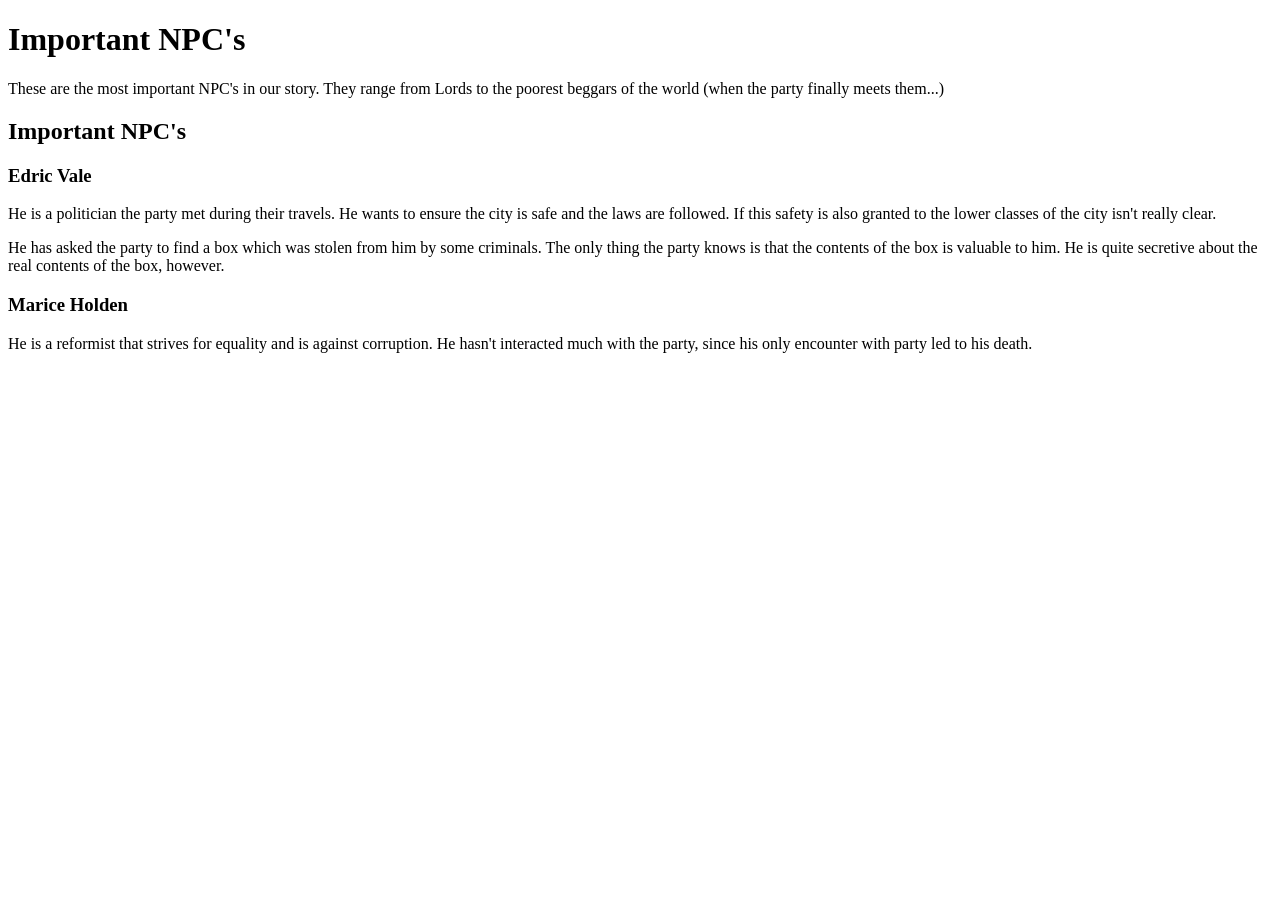
<file: Raffaele/student1page2.html>
<!doctype html>
<!-- Name: Raffaele Scarpa
    Class: 1 ITF 4
    R-number: r1103449
     -->

<html lang="en">
    <head>
        <meta charset="UTF-8" />
        <title>Important NPC's</title>
        <meta name="author" content="Raffaele Scarpa" />
    </head>
    <body>
    <h1>Important NPC's</h1>

    <section class="intro">
        <p>These are the most important NPC's in our story. They range from Lords to the poorest beggars of the world
         (when the party finally meets them...)</p>
    </section>

    <section>
        <h2>Important NPC's</h2>
        <h3>Edric Vale</h3>
        <p>He is a politician the party met during their travels. He wants to ensure the city is safe and the laws
            are followed. If this safety is also granted to the lower classes of the city isn't really clear.</p>

        <p>He has asked the party to find a box which was stolen from him by some criminals. The only thing the party
        knows is that the contents of the box is valuable to him. He is quite secretive about the real contents of the
        box, however.</p>


        <h3>Marice Holden</h3>
        <p>He is a reformist that strives for equality and is against corruption. He hasn't interacted much with the
        party, since his only encounter with party led to his death.</p>
    </section>
    </body>
</html>
</file>
<file: Ayrton/css/student2.css>
:root {
    --primary: #f9eb98;
    --secondary: #DBAF1A;
    --dark: #1b1b1b;
}

body {
    margin: 0;
    font-family: 'Cinzel', serif;
    background: radial-gradient(circle at top, #2a2a2a, #0f0f0f);
    color: var(--primary);

    header {
        text-align: center;
        padding: 60px 20px;
        border-bottom: 2px solid var(--secondary);

        h1 {
            font-family: 'MedievalSharp', cursive;
            font-size: 48px;
            letter-spacing: 2px;
            margin: 0;

            a {
                display: flex;
                flex-direction: column;
                align-items: center;
                color: inherit;
                text-decoration: none;

                &:hover {
                    color: inherit;
                    text-decoration: none;
                }
            }

            @media (max-width: 767px) {
                font-size: 36px;
            }

            @media (min-width: 992px) {
                font-size: 48px;
            }
        }

        .logo {
            display: block;
            margin-bottom: 10px;
        }

        p {
            color: var(--primary);
        }

        @media (max-width: 767px) {
            padding: 40px 15px;
        }
    }

    nav {
        display: flex;
        justify-content: center;
        gap: 30px;
        padding: 20px;
        background: #111;
        border-bottom: 1px solid var(--secondary);

        a {
            color: var(--primary);
            text-decoration: none;
            font-weight: 600;
            transition: .2s;

            &:hover {
                color: var(--secondary);
            }
        }

        .navbar-menu {
            display: flex;
            justify-content: space-around;
            width: 100%;
            max-width: 900px;

            @media (max-width: 767px) {
                flex-direction: column;
                gap: 5px;
            }

            @media (min-width: 768px) {
                flex-direction: row;
            }
        }

        .nav-item {
            position: relative;
            flex: 1;
            text-align: center;

            &:hover .popover-menu,
            .popover-menu:hover {
                display: flex;
            }

            @media (max-width: 767px) {
                width: 100%;
            }
        }

        .nav-link {
            display: block;
            padding: 12px;
            cursor: pointer;
            color: var(--primary);

            &:hover {
                color: var(--secondary);
            }
        }

        .popover-menu {
            position: absolute;
            top: 100%;
            left: 50%;
            transform: translateX(-50%);
            background: #1b1b1b;
            border: 1px solid var(--secondary);
            display: none;
            flex-direction: column;
            min-width: 180px;
            z-index: 1000;

            a {
                padding: 8px 16px;
                text-decoration: none;
                display: block;

                &:hover {
                    color: var(--secondary);
                }
            }

            @media (max-width: 767px) {
                position: static;
                transform: none;
                width: 100%;
            }
        }

        @media (max-width: 767px) {
            padding: 15px 10px;
        }
    }

    .hero {
        text-align: center;
        padding: 60px 20px;
        max-width: 900px;
        margin: auto;

        h2 {
            color: var(--secondary);
        }

        p {
            color: var(--primary);
        }

        img {
            max-width: 100%;
            height: auto;
            border-radius: 30px;
        }

        @media (max-width: 767px) {
            padding: 40px 20px;
        }

        @media (min-width: 768px) {
            padding: 60px 20px;
        }
    }

    .container {
        max-width: 1100px;
        margin: auto;
        padding: 40px 20px;

        @media (max-width: 767px) {
            padding: 30px 15px;
        }
    }

    .character-selector {
        padding-top: 0;
        padding-bottom: 20px;

        label {
            display: block;
            margin-bottom: 10px;
            color: var(--primary);
            font-weight: 600;
        }

        .form-select {
            background-color: #111;
            color: var(--primary);
            border: 1px solid var(--secondary);
            font-family: 'Cinzel', serif;

            &:focus {
                border-color: var(--secondary);
                box-shadow: 0 0 0 0.2rem rgba(219, 175, 26, 0.25);
            }

            option {
                background-color: #111;
                color: var(--primary);
            }
        }
    }

    .character {
        margin-bottom: 30px;

        h3 {
            color: var(--secondary);
            font-size: 1.2rem;
            margin-bottom: 15px;
        }
    }

    .card {
        background: linear-gradient(145deg, #1f1f1f, #121212);
        border: 1px solid var(--secondary);
        border-radius: 10px;
        padding: 0;
        color: var(--primary);
        box-shadow: 0 0 15px rgba(0, 0, 0, 0.6);
        transition: .25s;
        position: relative;
        overflow: hidden;

        &:hover {
            transform: translateY(-5px);
            box-shadow: 0 10px 25px rgba(0, 0, 0, 0.9);

            &::before {
                opacity: 1;
            }
        }

        &::before {
            content: "";
            position: absolute;
            inset: 0;
            background: linear-gradient(
                    120deg,
                    transparent,
                    rgba(255, 255, 255, 0.05),
                    transparent
            );
            opacity: 0;
            transition: .3s;
            pointer-events: none;
        }

        .card-body {
            padding: 25px;
            color: var(--primary);

            @media (max-width: 767px) {
                padding: 20px;
            }

            @media (min-width: 992px) {
                padding: 25px;
            }
        }

        .card-title {
            color: var(--secondary);
        }

        .card-text {
            color: var(--primary);
        }

        h2 {
            margin-top: 0;
            margin-bottom: 25px;
            color: var(--secondary);
        }

        p,
        li {
            color: var(--primary);
        }

        strong {
            color: var(--secondary);
        }
    }

    .character-table {
        width: 100%;
        border-collapse: collapse;
        margin-top: 10px;

        th,
        td {
            border: 1px solid var(--secondary);
            padding: 10px;
            text-align: left;
        }

        th {
            background: #1e1e1e;
            color: var(--primary);
            width: 30%;
        }

        td {
            background: #111;
            color: var(--primary);
        }
    }

    .badge {
        background-color: var(--secondary);
        color: var(--dark);
        font-family: 'Cinzel', serif;
    }

    .btn {
        background: var(--secondary);
        border: 1px solid var(--secondary);
        color: var(--dark);
        padding: 12px 22px;
        font-size: 16px;
        font-family: 'Cinzel', serif;
        cursor: pointer;
        border-radius: 6px;
        text-decoration: none;
        transition: .2s;

        &:hover {
            background: var(--primary);
            border-color: var(--primary);
            color: var(--dark);
        }
    }

    .dice {
        font-size: 28px;
        margin-top: 15px;
    }

    footer {
        text-align: center;
        padding: 30px;
        border-top: 1px solid var(--secondary);
        margin-top: 40px;
        font-size: 14px;
        color: var(--primary);

        a {
            color: var(--primary);
            text-decoration: none;

            &:hover {
                color: var(--secondary);
            }
        }
    }
}
</file>
<file: Eufrânio/css/student3.css>
:root {
    --primary: #f9eb98;
    --secondary: #DBAF1A;
    --dark: #1b1b1b;
}

body {
    margin: 0;
    font-family: 'Cinzel', serif;
    background: radial-gradient(circle at top, #2a2a2a, #0f0f0f);
    color: var(--primary);
}

header {
    text-align: center;
    padding: 60px 20px;
    border-bottom: 2px solid var(--secondary);
}

header h1 {
    font-family: 'Mason Serif', cursive;
    font-size: 35px;
    letter-spacing: 2px;
    margin: 0;
    text-align: center;
    width: 100%;
}

.card-wrapper {
    display: flex;
    justify-content: space-between;
    align-items: flex-start;
    padding: 20px 40px;
}

.card {
    width: 18rem;
    background-color: rgba(27, 27, 27, 0.8);
    border: 2px solid var(--primary);
}

.card:hover {
    transform: translateY(-5px);
    border-color: var(--primary);
}

.card-title {
    font-family: 'MedievalSharp', cursive;
    color: var(--primary);
    border-bottom: 1px solid rgba(219, 175, 26, 0.3);
    padding-bottom: 10px;
}

.card-text {
    color: var(--primary);
    font-size: 0.9rem;
}


.btn-primary {
    background-color: var(--secondary);
    border: none;
    color: var(--dark);
    font-family: 'Cinzel', serif;
    font-weight: bold;
    border-radius: 0;
    transition: background 0.3s;
}

.btn-primary:hover {
    background-color: var(--primary);
    color: #000;
}

footer {
    text-align: center;
    padding: 30px;
    border-top: 1px solid var(--primary);
    margin-top: 40px;
    font-size: 14px;
}
</file>
<file: Raffaele/css/student1.css>
:root {
    /* Main Theme Colors */
    --color-parchment: #fdf5e6;
    --color-wood-dark: #3d2b1f;
    --color-wood-light: #5d4037;
    --color-button-main: #8b4513;
    --color-button-hover: #a67c52;

    /* District Themes */
    --color-gold-plaza: #daa520;
    --color-gritty-low: #4a4a4a;

    /* Demographic Colors */
    --color-human: #a67c52;
    --color-elf: #2e7d32;
    --color-other: #7d2e7d;

    /* Sizing */
    --border-radius: 8px;
    --bar-height: 20px;
}

/* Styling for the Demographic Bars */
.progress-bg {
    background-color: var(--color-wood-dark);
    border-radius: var(--border-radius);
    height: var(--bar-height);
    width: 100%;
    margin: 10px 0 20px 0;
    overflow: hidden;
}

.progress-fill {
    height: 100%;
    border-right: 2px solid #fff;
}

/* Using variables for race colors */
.human-bar { width: 50%; background-color: var(--color-human); }
.elf-bar   { width: 20%; background-color: var(--color-elf); }
.other-bar { width: 30%; background-color: var(--color-other); }

/* The Modals */
.census-modal {
    background-color: var(--color-parchment);
    border: 3px solid var(--color-wood-light);
    font-family: 'Courier New', Courier, monospace;
    color: var(--color-wood-dark);
}

.dnd-btn {
    background: var(--color-button-main);
    color: white;
    padding: 12px 24px;
    border: 2px solid var(--color-wood-light);
    margin: 5px;
    cursor: pointer;
    font-weight: bold;
    border-radius: 4px;
}

.dnd-btn:hover {
    background: var(--color-button-hover);
}

/* District specific themes */
#modal-low-ward {
    border-color: var(--color-gritty-low);
    background-color: #f0e6d2; /* You could make this a variable too! */
}

#modal-high-plaza {
    border-color: var(--color-gold-plaza);
    background-color: #fffaf0;
}
</file>
<file: common/css/main.css>
@import "bootstrap.min.css";
@import "global_vars.css";
/* Import student CSS files here */
@import "../../Raffaele/css/student1.css";
@import "../../Ayrton/css/student2.css";
@import "../../Eufrânio/css/student3.css";
@import "../../lyonn/css/student4.css";

body{
    font-family:'Cinzel', serif;
    background: radial-gradient(circle at top,#2a2a2a,#0f0f0f);
    color:var(--primary);
    margin:0;
}

.navbar{
    border-bottom:2px solid var(--secondary);
}

.navbar-brand{
    font-family:'MedievalSharp', cursive;
    font-size:26px;
    color:var(--primary);
}

.nav-link{
    color:var(--primary) !important;
    transition:0.2s;
}

.nav-link:hover{
    color:var(--secondary) !important;
}

/* =========================
   POPOVER MENU
   ========================= */

/* Navbar container */
.container{
    display:flex;
    justify-content:space-between;
    align-items:center;
}

/* Menu horizontaal */
.navbar-menu{
    display:flex;
    flex:1;
    justify-content:space-around; /* verdeelt de 3 categorieën gelijkmatig */
}

/* Maak de hele nav-item hoverbaar */
.nav-item{
    position: relative;
    flex: 1;              /* evenredige breedte */
    text-align: center;
}

/* Zorg dat de link de hele nav-item ruimte inneemt */
.nav-link{
    display: block;        /* hele kolom hoverbaar */
    width: 100%;
    padding: 12px 0;       /* ruimte boven en onder voor gemakkelijk hoveren */
    color: #f9eb98;
    font-weight: 500;
    cursor: pointer;
    transition: 0.2s;
}

.nav-link:hover{
    color: #DBAF1A;
}

/* =========================
   POPOVER MENU FIX
   ========================= */

.popover-menu{
    position:absolute;
    top:40px;
    left:50%;
    transform:translateX(-50%);
    background:#1b1b1b;
    border:1px solid #DBAF1A;
    border-radius:6px;
    padding:10px 0;
    min-width:180px;
    display:none;
    flex-direction:column;
    box-shadow:0 10px 20px rgba(0,0,0,0.6);
    z-index:999;
}

.popover-menu a{
    color:#f9eb98;
    text-decoration:none;
    padding:8px 16px;
    display:block;
    transition:0.2s;
}

.popover-menu a:hover{
    background:#DBAF1A;
    color:#111;
}

/* Popover menu blijft zichtbaar zolang nav-item of popover hover */
.nav-item:hover .popover-menu,
.nav-item .popover-menu:hover{
    display: flex;
}

section{
    padding:70px 20px;
    text-align:center;
}

section h1{
    font-family:'MedievalSharp', cursive;
    color:var(--secondary);
    margin-bottom:20px;
}

.lead{
    max-width:800px;
    margin:auto;
    opacity:0.9;
}

.card{
    background:linear-gradient(145deg,#1f1f1f,#121212);
    border:1px solid var(--secondary);
    border-radius:10px;
    color:var(--primary);
    transition:0.25s;
}

.card:hover{
    transform:translateY(-6px);
    box-shadow:0 12px 25px rgba(0,0,0,0.8);
    border-color:var(--primary);
}

.card-title{
    color:var(--secondary);
    font-weight:600;
}

.card-text{
    opacity:0.9;
}

a{
    text-decoration:none;
    color:inherit;
}

footer{
    border-top:1px solid var(--secondary);
    background:#0f0f0f;
    color:var(--primary);
    text-align:center;
    padding:25px;
    margin-top:40px;
}
</file>
